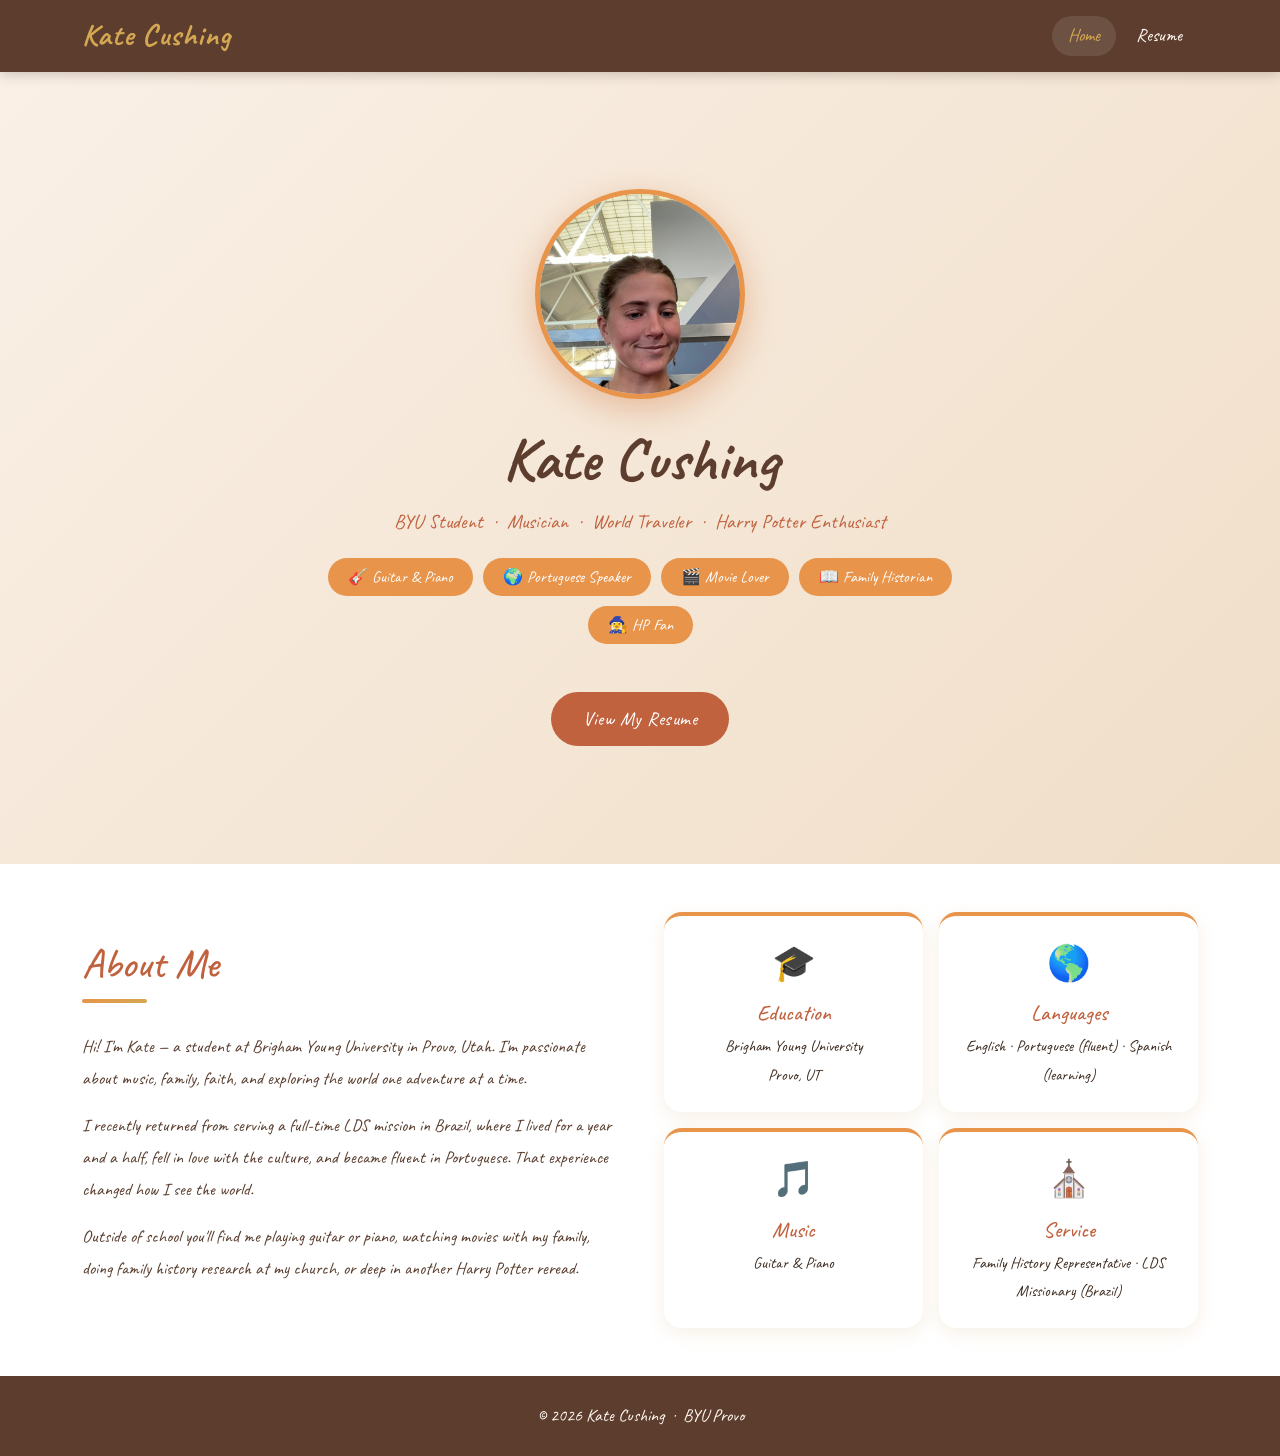
<file: index.html>
<!DOCTYPE html>
<html lang="en">
<head>
  <meta charset="UTF-8">
  <meta name="viewport" content="width=device-width, initial-scale=1.0">
  <title>Kate Cushing</title>
  <link href="https://cdn.jsdelivr.net/npm/bootstrap@5.3.2/dist/css/bootstrap.min.css" rel="stylesheet">
  <link href="https://fonts.googleapis.com/css2?family=Caveat:wght@400;600;700&family=Patrick+Hand&display=swap" rel="stylesheet">
  <link rel="stylesheet" href="https://cdn.jsdelivr.net/npm/bootstrap-icons@1.11.3/font/bootstrap-icons.css">
  <link rel="stylesheet" href="css/custom1.css">
</head>
<body>

  <!-- ── Navbar ───────────────────────────────────────── -->
  <nav class="navbar navbar-expand-lg sticky-top" id="mainNav">
    <div class="container">
      <a class="navbar-brand" href="index.html">Kate Cushing</a>
      <button class="navbar-toggler" type="button"
              data-bs-toggle="collapse" data-bs-target="#navMenu"
              aria-controls="navMenu" aria-expanded="false" aria-label="Toggle navigation">
        <span class="navbar-toggler-icon"></span>
      </button>
      <div class="collapse navbar-collapse" id="navMenu">
        <ul class="navbar-nav ms-auto gap-1">
          <li class="nav-item"><a class="nav-link active" href="index.html">Home</a></li>
          <li class="nav-item"><a class="nav-link" href="resume.html">Resume</a></li>
        </ul>
      </div>
    </div>
  </nav>

  <!-- ── Hero ─────────────────────────────────────────── -->
  <section class="hero-section">
    <div class="container py-5">
      <div class="row justify-content-center text-center">
        <div class="col-lg-8">
          <div class="mb-4 fade-in">
            <img src="images/profile.jpg" alt="Kate Cushing" class="profile-img">
          </div>
          <h1 class="display-4 fw-bold fade-in-delay-1">Kate Cushing</h1>
          <p class="lead fade-in-delay-2">
            BYU Student &nbsp;·&nbsp; Musician &nbsp;·&nbsp; World Traveler &nbsp;·&nbsp; Harry Potter Enthusiast
          </p>
          <div class="hero-badges fade-in-delay-3">
            <span class="badge-pill">🎸 Guitar &amp; Piano</span>
            <span class="badge-pill">🌍 Portuguese Speaker</span>
            <span class="badge-pill">🎬 Movie Lover</span>
            <span class="badge-pill">📖 Family Historian</span>
            <span class="badge-pill">🧙‍♀️ HP Fan</span>
          </div>
          <div class="mt-5 fade-in-delay-3">
            <a href="resume.html" class="btn-warm">View My Resume</a>
          </div>
        </div>
      </div>
    </div>
  </section>

  <!-- ── About ─────────────────────────────────────────── -->
  <section class="about-section py-5">
    <div class="container">
      <div class="row align-items-center g-5">
        <div class="col-lg-6 fade-in">
          <h2 class="section-title">About Me</h2>
          <p>
            Hi! I'm Kate — a student at Brigham Young University in Provo, Utah. I'm passionate about music,
            family, faith, and exploring the world one adventure at a time.
          </p>
          <p>
            I recently returned from serving a full-time LDS mission in Brazil, where I lived for a year and a half,
            fell in love with the culture, and became fluent in Portuguese. That experience changed how I see
            the world.
          </p>
          <p>
            Outside of school you'll find me playing guitar or piano, watching movies with my family,
            doing family history research at my church, or deep in another Harry Potter reread.
          </p>
        </div>
        <div class="col-lg-6 fade-in-delay-1">
          <div class="row g-3">
            <div class="col-6">
              <div class="info-card">
                <div class="info-card-icon">🎓</div>
                <h5>Education</h5>
                <p>Brigham Young University<br>Provo, UT</p>
              </div>
            </div>
            <div class="col-6">
              <div class="info-card">
                <div class="info-card-icon">🌎</div>
                <h5>Languages</h5>
                <p>English · Portuguese (fluent) · Spanish (learning)</p>
              </div>
            </div>
            <div class="col-6">
              <div class="info-card">
                <div class="info-card-icon">🎵</div>
                <h5>Music</h5>
                <p>Guitar &amp; Piano</p>
              </div>
            </div>
            <div class="col-6">
              <div class="info-card">
                <div class="info-card-icon">⛪</div>
                <h5>Service</h5>
                <p>Family History Representative · LDS Missionary (Brazil)</p>
              </div>
            </div>
          </div>
        </div>
      </div>
    </div>
  </section>

  <!-- ── Footer ─────────────────────────────────────────── -->
  <footer class="footer-section py-4">
    <div class="container text-center">
      <p>&copy; 2026 Kate Cushing &nbsp;·&nbsp; BYU Provo</p>
    </div>
  </footer>

  <script src="https://cdn.jsdelivr.net/npm/bootstrap@5.3.2/dist/js/bootstrap.bundle.min.js"></script>
</body>
</html>
</file>
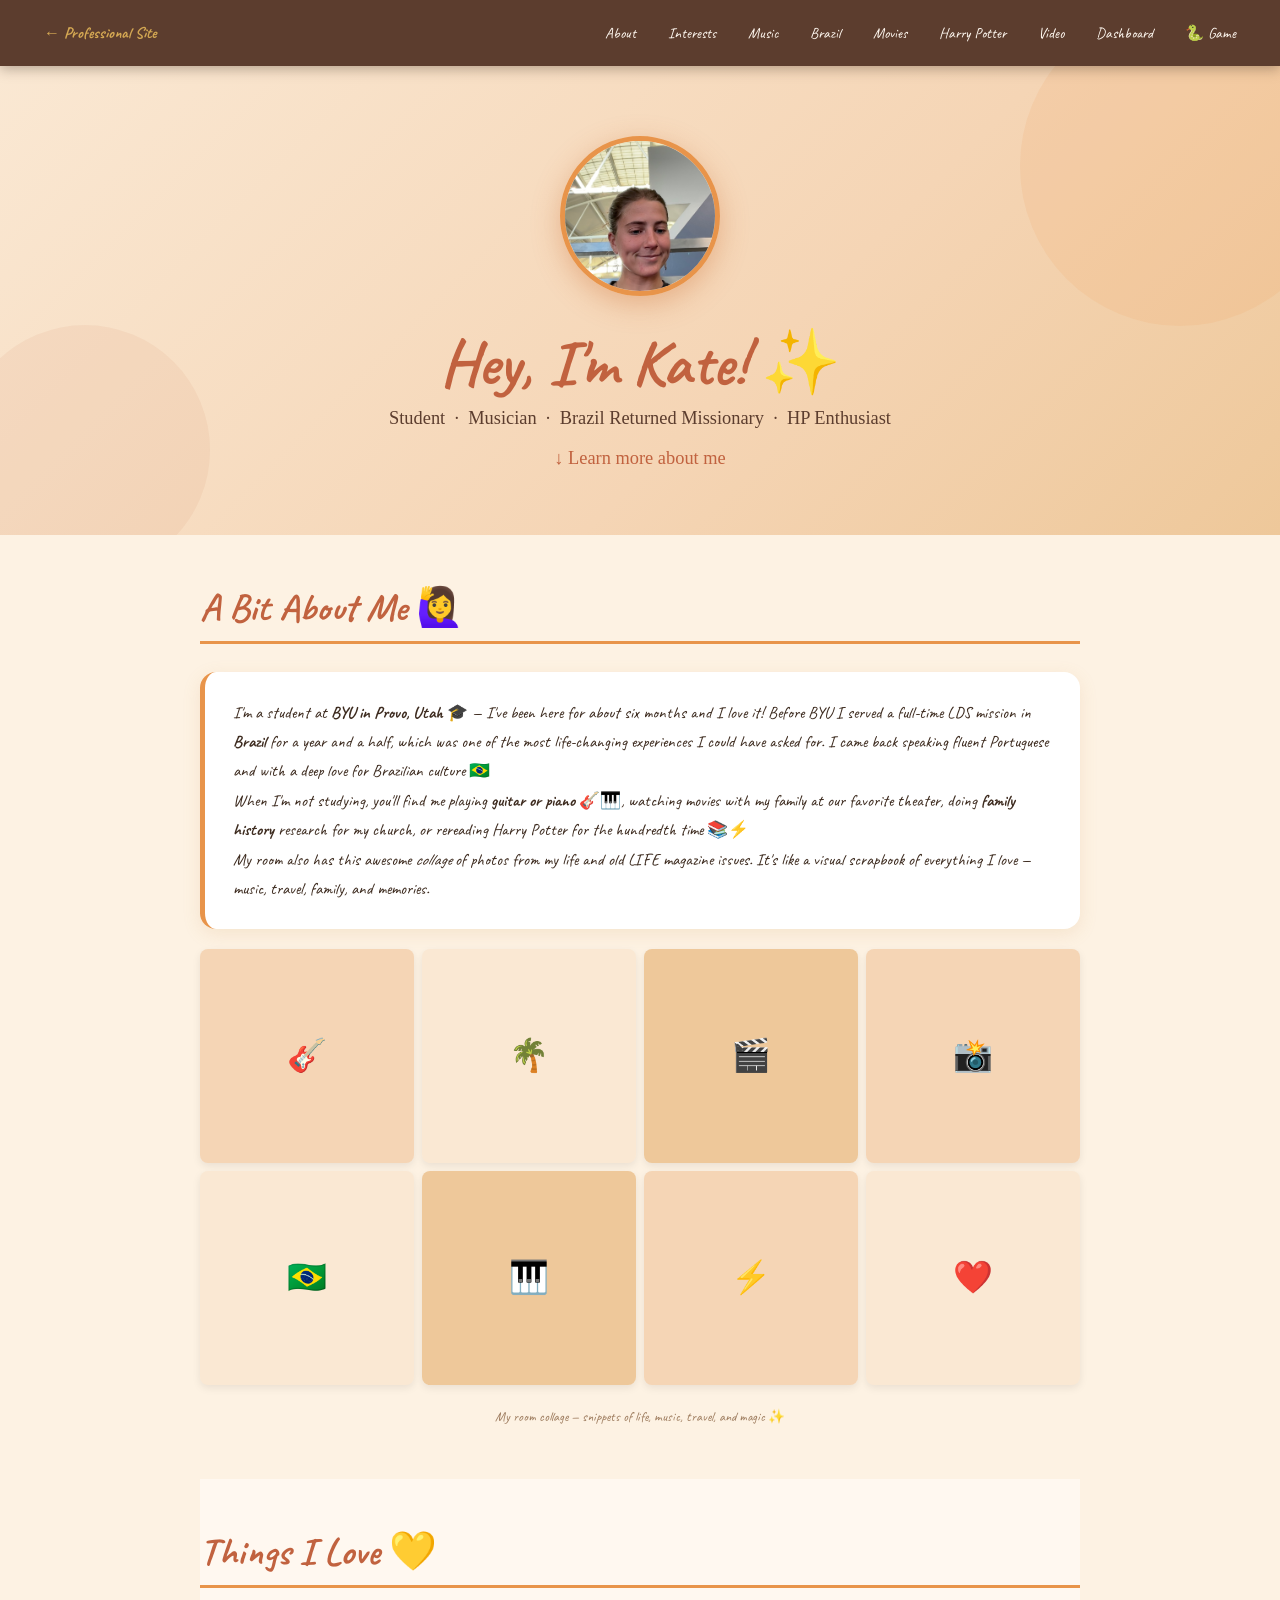
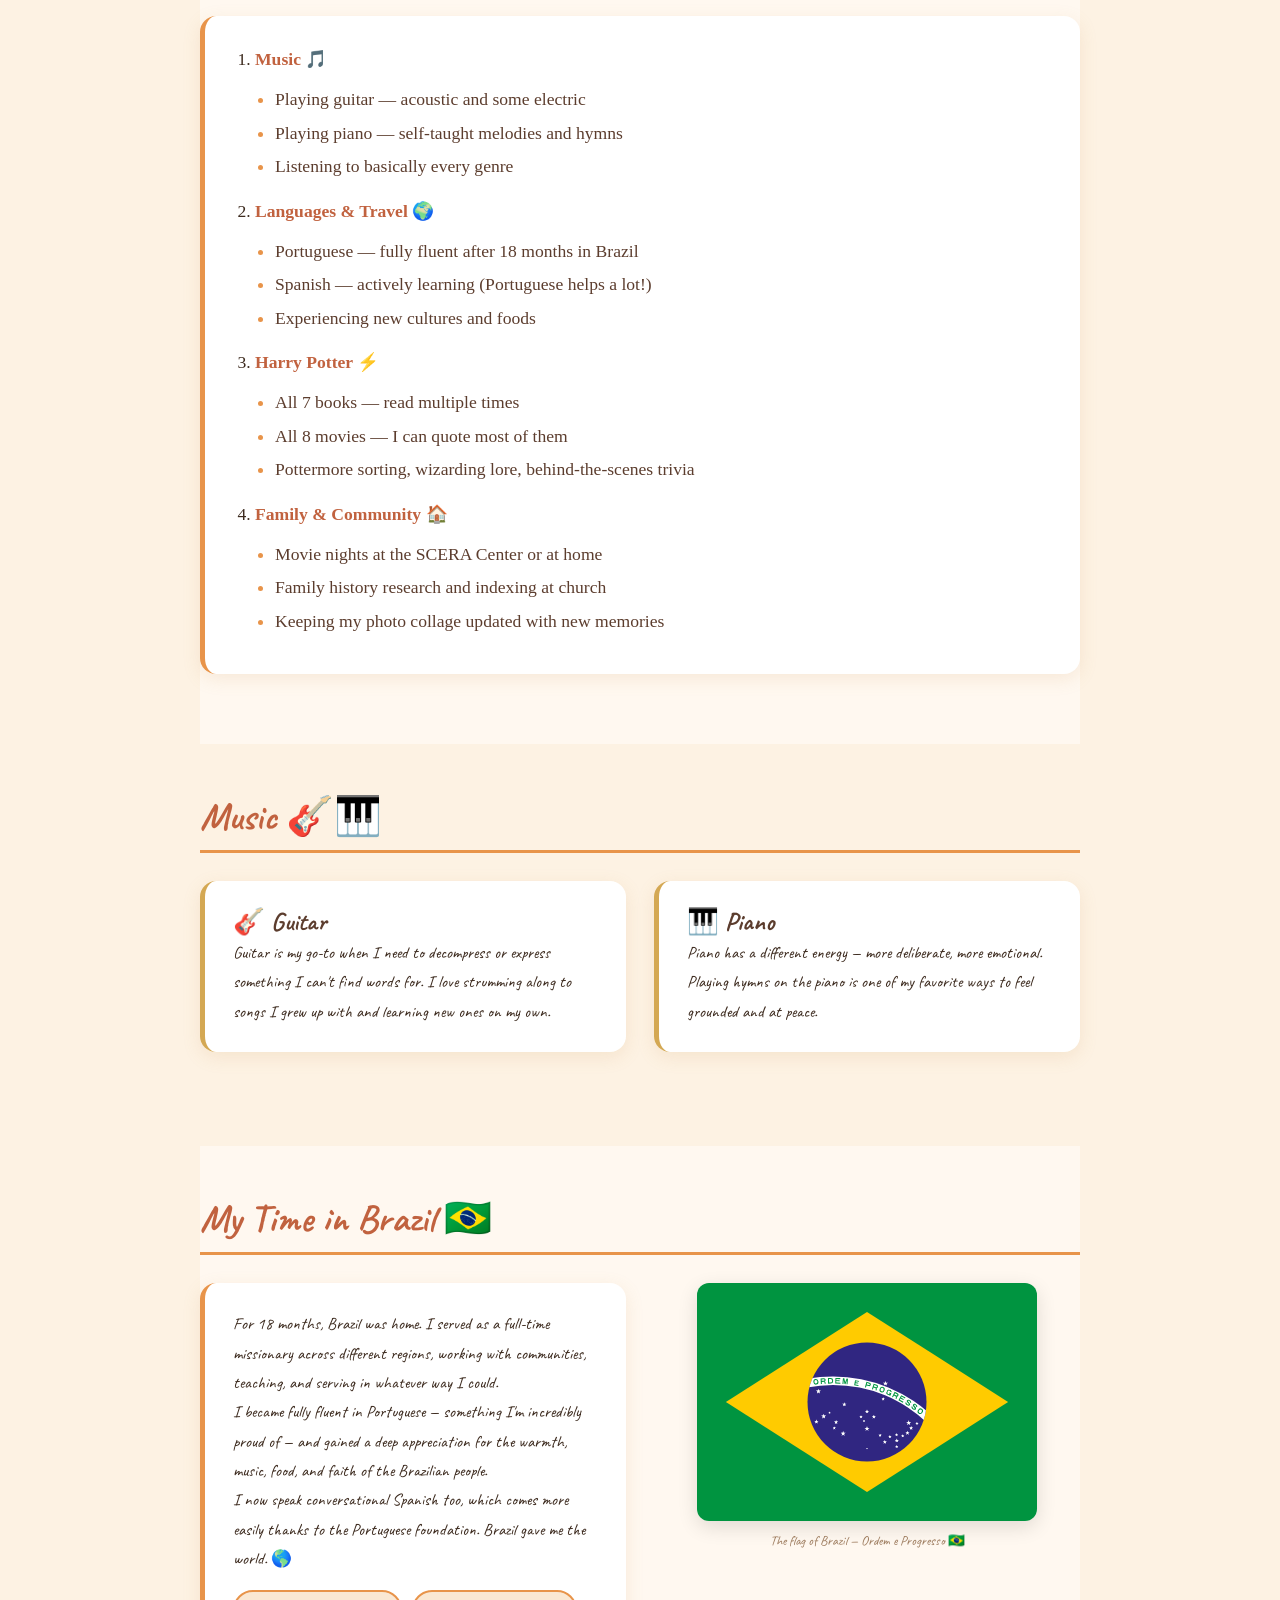
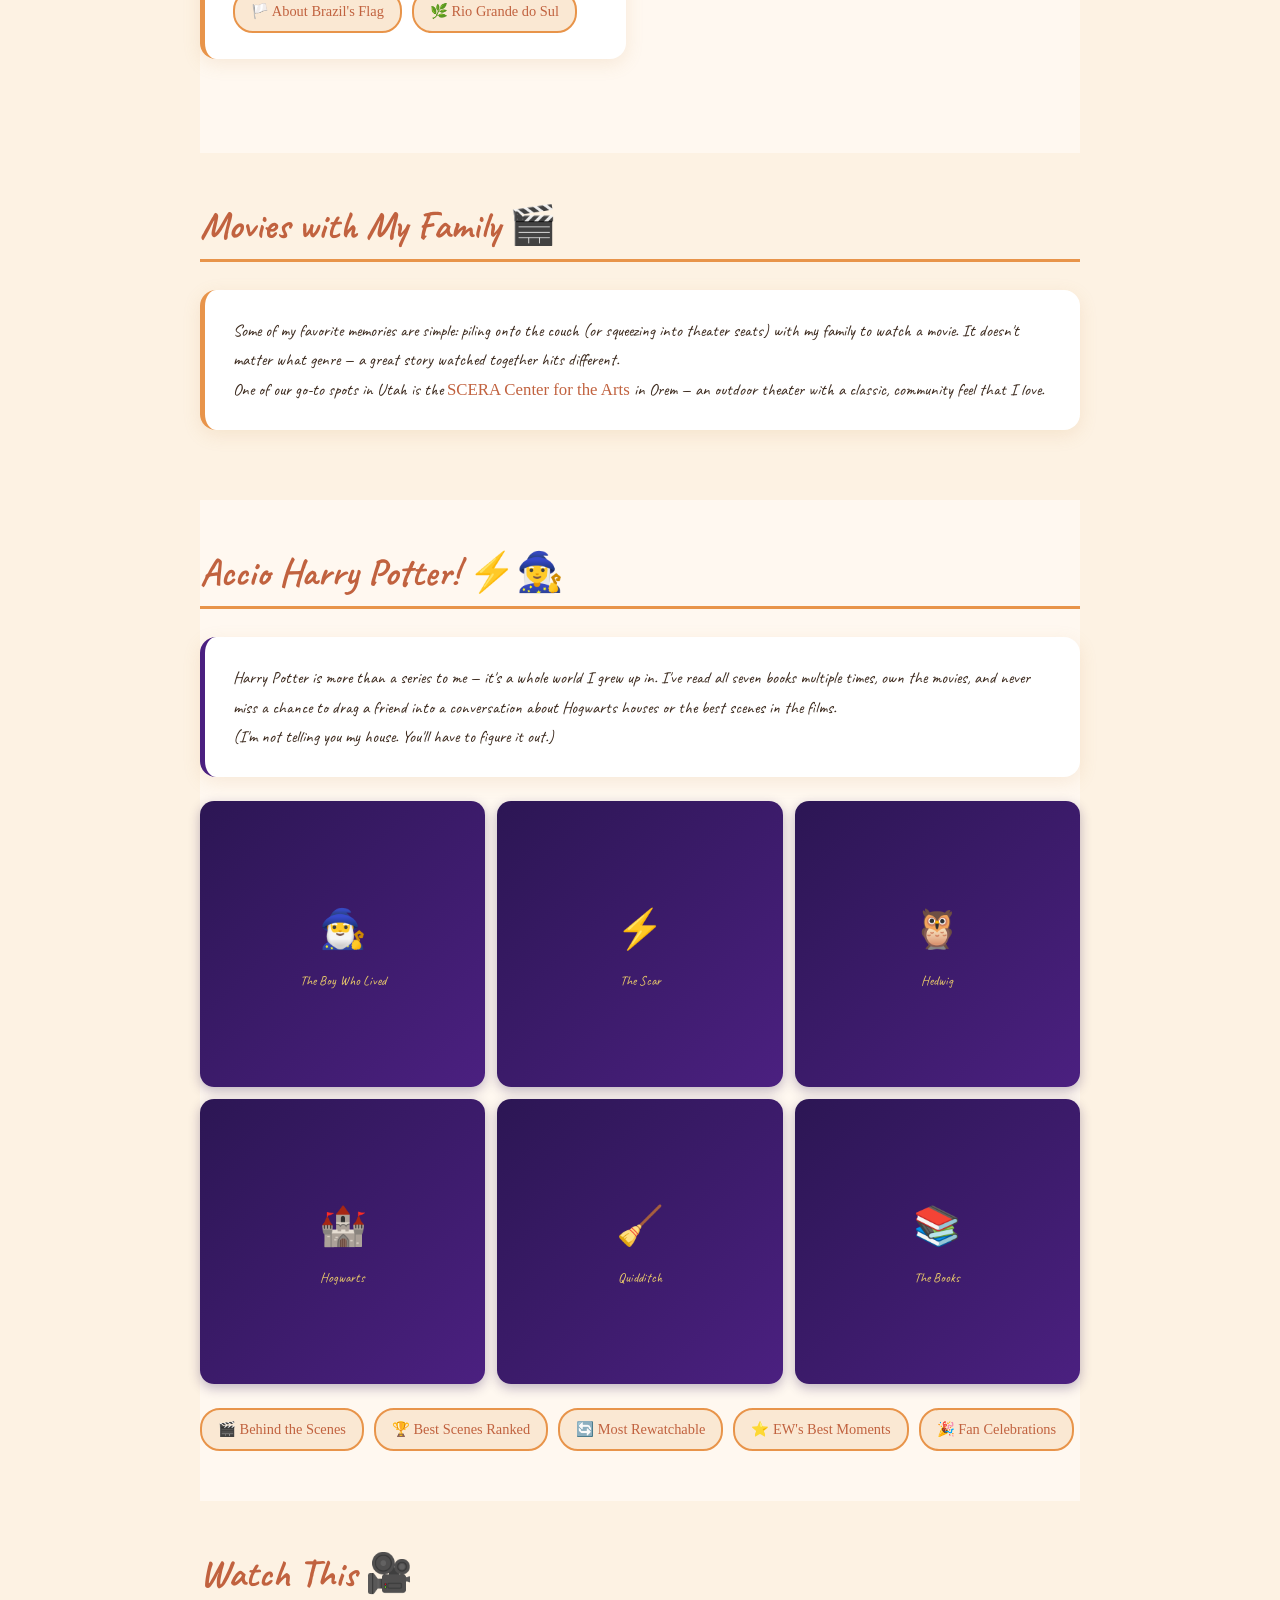
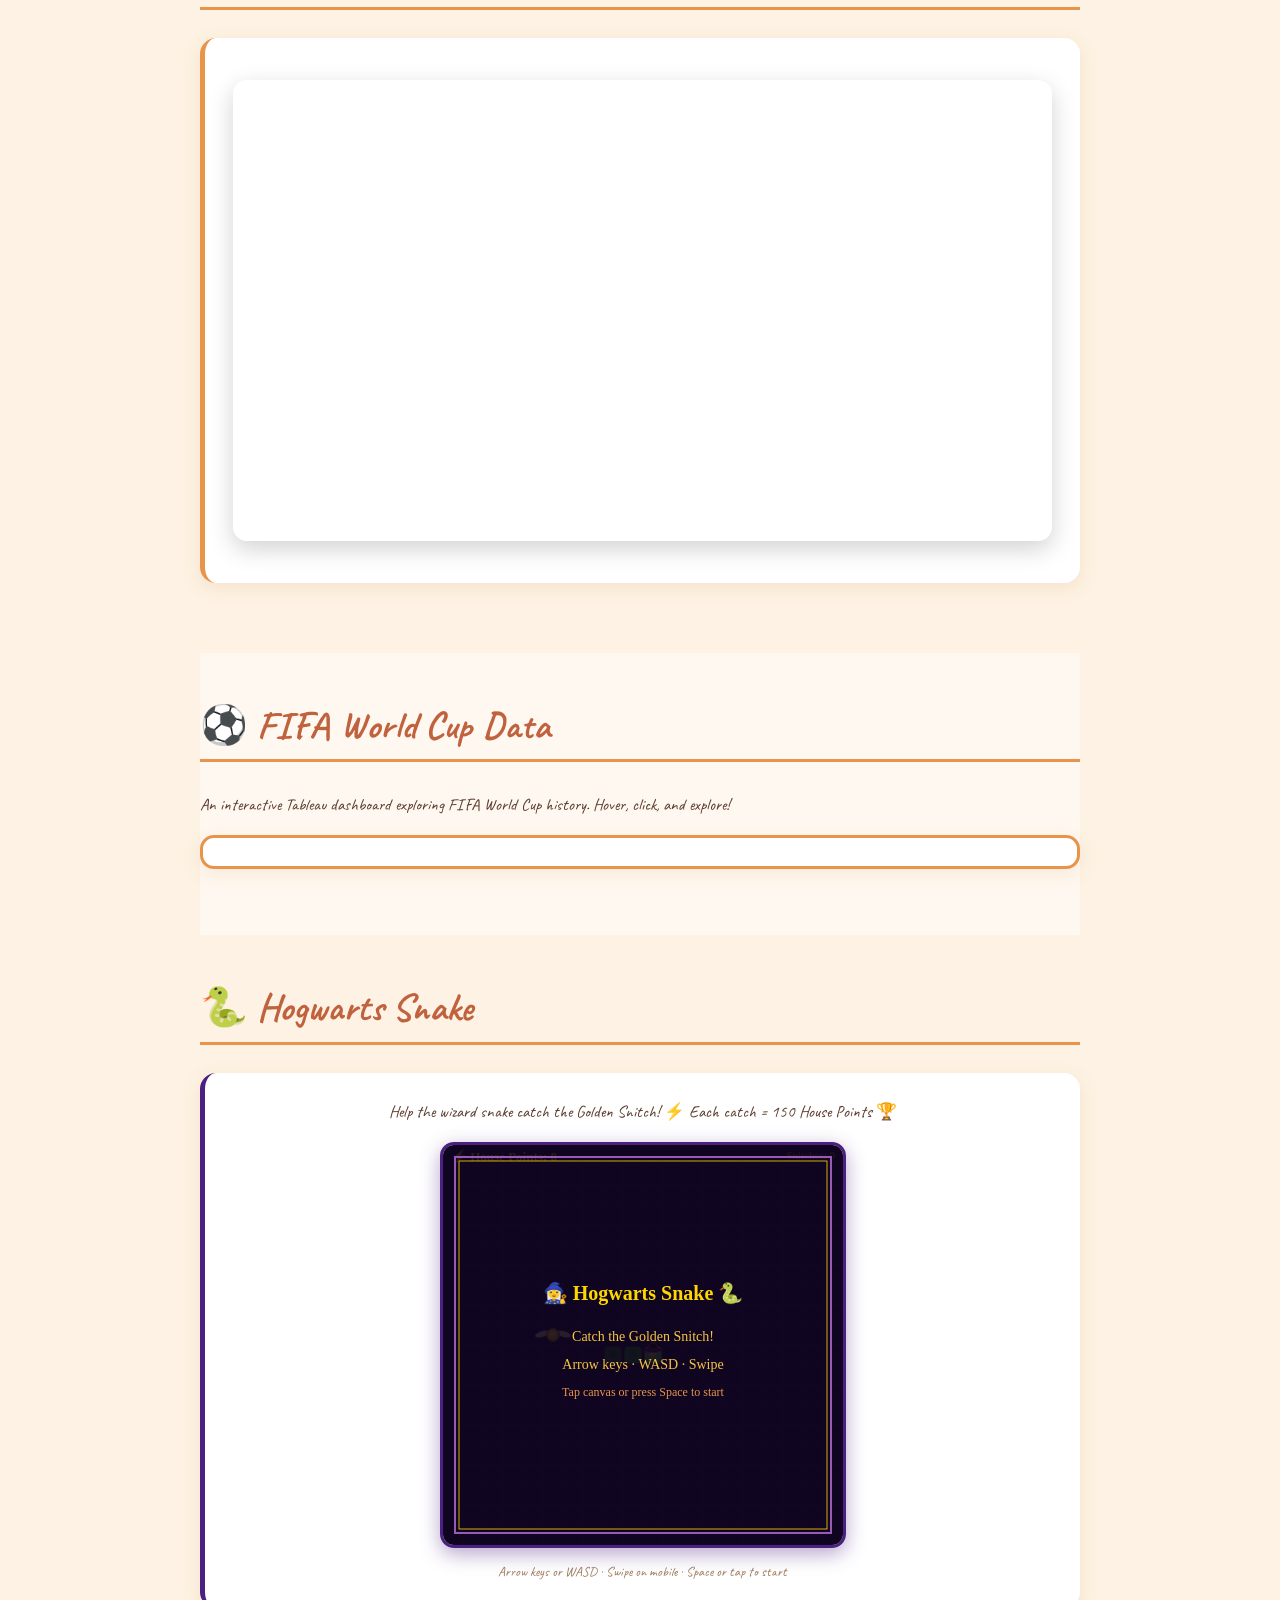
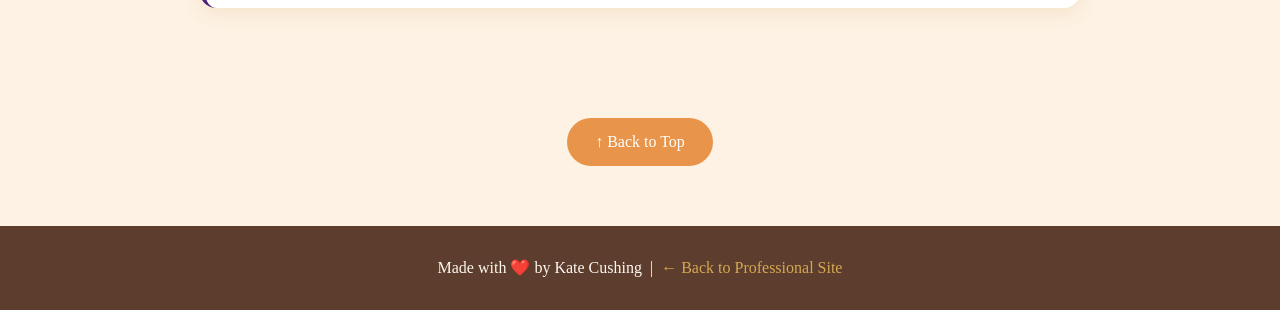
<file: scratch/index.html>
<!DOCTYPE html>
<html lang="en">
<head>
  <meta charset="UTF-8">
  <meta name="viewport" content="width=device-width, initial-scale=1.0">
  <title>About Kate – Personal Page</title>
  <!-- No Bootstrap — scratch stylesheet only -->
  <link rel="stylesheet" href="style.css">
</head>
<body>

  <!-- anchor target at absolute top of page (before sticky nav) -->
  <span id="top" style="position:absolute;top:0;"></span>

  <!-- ── Navigation (on-page anchors + back link) ─────── -->
  <!-- This nav uses on-page anchors as required -->
  <nav class="page-nav">
    <a class="back-link" href="../index.html">← Professional Site</a>
    <div class="nav-links">
      <a href="#about">About</a>
      <a href="#interests">Interests</a>
      <a href="#music">Music</a>
      <a href="#brazil">Brazil</a>
      <a href="#movies">Movies</a>
      <a href="#hp">Harry Potter</a>
      <a href="#video">Video</a>
      <a href="#dashboard">Dashboard</a>
      <a href="#snake">🐍 Game</a>
    </div>
  </nav>

  <!-- ── Hero (div #2: .hero-div) ────────────────────── -->
  <div class="hero-div">
    <!-- Profile image — save your photo as ../images/profile.jpg -->
    <img src="../images/profile.jpg" alt="Kate Cushing" class="hero-profile-img">
    <h1 class="hero-title">Hey, I'm Kate! ✨</h1>
    <p class="hero-subtitle">Student &nbsp;·&nbsp; Musician &nbsp;·&nbsp; Brazil Returned Missionary &nbsp;·&nbsp; HP Enthusiast</p>
    <p class="hero-subtitle" style="margin-top: 8px;">
      <a href="#about" class="anchor-link">↓ Learn more about me</a>
    </p>
  </div>

  <!-- ── Main content wrapper (div #3: .content-wrapper) ── -->
  <div class="content-wrapper">

    <!-- ── About Me ──────────────────────────────────── -->
    <section class="page-section fade-in-section" id="about">
      <h2 class="section-heading">A Bit About Me 🙋‍♀️</h2>
      <div class="warm-card">
        <p>
          I'm a student at <strong>BYU in Provo, Utah</strong> 🎓 — I've been here for about six months and I love it!
          Before BYU I served a full-time LDS mission in <strong>Brazil</strong> for a year and a half,
          which was one of the most life-changing experiences I could have asked for.
          I came back speaking fluent Portuguese and with a deep love for Brazilian culture 🇧🇷
        </p>
        <p>
          When I'm not studying, you'll find me playing <strong>guitar or piano</strong> 🎸🎹,
          watching movies with my family at our favorite theater,
          doing <strong>family history</strong> research for my church,
          or rereading Harry Potter for the hundredth time 📚⚡
        </p>
        <p>
          My room also has this awesome <em>collage</em> of photos from my life and old LIFE magazine issues.
          It's like a visual scrapbook of everything I love — music, travel, family, and memories.
        </p>
      </div>

      <!-- Life-magazine-style photo collage -->
      <div class="life-collage">
        <div class="life-tile">🎸</div>
        <div class="life-tile">🌴</div>
        <div class="life-tile">🎬</div>
        <div class="life-tile">📸</div>
        <div class="life-tile">🇧🇷</div>
        <div class="life-tile">🎹</div>
        <div class="life-tile">⚡</div>
        <div class="life-tile">❤️</div>
      </div>
      <p style="text-align:center; font-size:0.85rem; color:#9c7a5c; margin-top:6px;">
        My room collage — snippets of life, music, travel, and magic ✨
      </p>
    </section>

    <!-- ── Interests (nested list: ordered → unordered) ── -->
    <section class="page-section fade-in-section" id="interests">
      <h2 class="section-heading">Things I Love 💛</h2>
      <div class="warm-card">
        <!-- REQUIRED: unordered list embedded inside an ordered list -->
        <ol class="my-ordered-list">
          <li>
            <strong>Music 🎵</strong>
            <ul class="my-unordered-list">
              <li>Playing guitar — acoustic and some electric</li>
              <li>Playing piano — self-taught melodies and hymns</li>
              <li>Listening to basically every genre</li>
            </ul>
          </li>
          <li>
            <strong>Languages &amp; Travel 🌍</strong>
            <ul class="my-unordered-list">
              <li>Portuguese — fully fluent after 18 months in Brazil</li>
              <li>Spanish — actively learning (Portuguese helps a lot!)</li>
              <li>Experiencing new cultures and foods</li>
            </ul>
          </li>
          <li>
            <strong>Harry Potter ⚡</strong>
            <ul class="my-unordered-list">
              <li>All 7 books — read multiple times</li>
              <li>All 8 movies — I can quote most of them</li>
              <li>Pottermore sorting, wizarding lore, behind-the-scenes trivia</li>
            </ul>
          </li>
          <li>
            <strong>Family &amp; Community 🏠</strong>
            <ul class="my-unordered-list">
              <li>Movie nights at the SCERA Center or at home</li>
              <li>Family history research and indexing at church</li>
              <li>Keeping my photo collage updated with new memories</li>
            </ul>
          </li>
        </ol>
      </div>
    </section>

    <!-- ── Music ─────────────────────────────────────── -->
    <section class="page-section fade-in-section" id="music">
      <h2 class="section-heading">Music 🎸🎹</h2>
      <!-- Two-column layout (div #4: .two-col-div) -->
      <div class="two-col-div">
        <div class="warm-card" style="border-left-color: #D4A853;">
          <h3>🎸 Guitar</h3>
          <p>
            Guitar is my go-to when I need to decompress or express something I can't find words for.
            I love strumming along to songs I grew up with and learning new ones on my own.
          </p>
        </div>
        <div class="warm-card" style="border-left-color: #D4A853;">
          <h3>🎹 Piano</h3>
          <p>
            Piano has a different energy — more deliberate, more emotional.
            Playing hymns on the piano is one of my favorite ways to feel grounded and at peace.
          </p>
        </div>
      </div>
    </section>

    <!-- ── Brazil ─────────────────────────────────────── -->
    <section class="page-section fade-in-section" id="brazil">
      <h2 class="section-heading">My Time in Brazil 🇧🇷</h2>
      <div class="two-col-div">
        <div class="warm-card">
          <p>
            For 18 months, Brazil was home. I served as a full-time missionary across different regions,
            working with communities, teaching, and serving in whatever way I could.
          </p>
          <p>
            I became fully fluent in Portuguese — something I'm incredibly proud of — and gained
            a deep appreciation for the warmth, music, food, and faith of the Brazilian people.
          </p>
          <p>
            I now speak conversational Spanish too, which comes more easily thanks to the
            Portuguese foundation. Brazil gave me the world. 🌎
          </p>
          <div style="display:flex; flex-wrap:wrap; gap:10px; margin-top:16px;">
            <a class="hp-link-btn" href="https://www.britannica.com/topic/flag-of-Brazil" target="_blank">🏳️ About Brazil's Flag</a>
            <a class="hp-link-btn" href="https://www.tripadvisor.com/AttractionProductReview-g303536-d17680279-Rio_Grande_do_Sul_City_Tour_by_Gramado_and_Canela-Gramado_State_of_Rio_Grande_do_S.html" target="_blank">🌿 Rio Grande do Sul</a>
          </div>
        </div>
        <div>
          <!-- REQUIRED: image not from Bootstrap theme -->
          <img
            src="../images/brazil-flag.svg"
            alt="Flag of Brazil"
            class="flag-img">
          <p class="img-caption">The flag of Brazil — Ordem e Progresso 🇧🇷</p>
        </div>
      </div>
    </section>

    <!-- ── Movies ─────────────────────────────────────── -->
    <section class="page-section fade-in-section" id="movies">
      <h2 class="section-heading">Movies with My Family 🎬</h2>
      <div class="warm-card">
        <p>
          Some of my favorite memories are simple: piling onto the couch (or squeezing into theater seats)
          with my family to watch a movie. It doesn't matter what genre — a great story watched together
          hits different.
        </p>
        <p>
          One of our go-to spots in Utah is the
          <a href="https://orem.us/scera-center-2/" target="_blank" class="anchor-link">
            SCERA Center for the Arts
          </a>
          in Orem — an outdoor theater with a classic, community feel that I love.
        </p>
      </div>
    </section>

    <!-- ── Harry Potter ───────────────────────────────── -->
    <section class="page-section fade-in-section" id="hp">
      <h2 class="section-heading">Accio Harry Potter! ⚡🧙‍♀️</h2>
      <div class="warm-card" style="border-left-color: #4B2080;">
        <p>
          Harry Potter is more than a series to me — it's a whole world I grew up in.
          I've read all seven books multiple times, own the movies, and never miss a chance to
          drag a friend into a conversation about Hogwarts houses or the best scenes in the films.
        </p>
        <p>(I'm not telling you my house. You'll have to figure it out.)</p>
      </div>

      <!-- HP emoji collage -->
      <div class="hp-collage">
        <div class="hp-tile">🧙‍♂️<span>The Boy Who Lived</span></div>
        <div class="hp-tile">⚡<span>The Scar</span></div>
        <div class="hp-tile">🦉<span>Hedwig</span></div>
        <div class="hp-tile">🏰<span>Hogwarts</span></div>
        <div class="hp-tile">🧹<span>Quidditch</span></div>
        <div class="hp-tile">📚<span>The Books</span></div>
      </div>

      <!-- Links to HP resources the user provided -->
      <div class="hp-links">
        <a class="hp-link-btn" href="https://www.harrypotter.com/features/wholesome-behind-the-scenes-moments-from-the-harry-potter-films" target="_blank">🎬 Behind the Scenes</a>
        <a class="hp-link-btn" href="https://www.slashfilm.com/995974/the-best-harry-potter-scenes-ranked/" target="_blank">🏆 Best Scenes Ranked</a>
        <a class="hp-link-btn" href="https://collider.com/harry-potter-daniel-radcliffe-rewatchable-scenes-ranked/" target="_blank">🔄 Most Rewatchable</a>
        <a class="hp-link-btn" href="https://ew.com/movies/best-harry-potter-scenes/" target="_blank">⭐ EW's Best Moments</a>
        <a class="hp-link-btn" href="https://www.businessinsider.com/creative-ways-harry-potter-fans-can-celebrate-the-franchise-2020-4" target="_blank">🎉 Fan Celebrations</a>
      </div>
    </section>

    <!-- ── YouTube Video ──────────────────────────────── -->
    <section class="page-section fade-in-section" id="video">
      <h2 class="section-heading">Watch This 🎥</h2>
      <div class="warm-card">
        <!-- REQUIRED: embedded YouTube video -->
        <div class="video-wrapper">
          <iframe
            src="https://www.youtube.com/embed/GxtmK-8appI?si=defRanDSyamV5fUx"
            title="YouTube video player"
            frameborder="0"
            allow="accelerometer; autoplay; clipboard-write; encrypted-media; gyroscope; picture-in-picture; web-share"
            referrerpolicy="strict-origin-when-cross-origin"
            allowfullscreen>
          </iframe>
        </div>
      </div>
    </section>

    <!-- ── Tableau Dashboard ──────────────────────────── -->
    <section class="page-section fade-in-section" id="dashboard">
      <h2 class="section-heading">⚽ FIFA World Cup Data</h2>
      <p style="color:#5C3D2E; margin-bottom:16px;">
        An interactive Tableau dashboard exploring FIFA World Cup history. Hover, click, and explore!
      </p>
      <!-- REQUIRED: live interactive embedded Tableau -->
      <div class="tableau-wrapper">
        <div class='tableauPlaceholder' id='viz1781571912455' style='position:relative'>
          <noscript>
            <a href='#'>
              <img alt='World cup overview'
                   src='https://public.tableau.com/static/images/FI/FIFAWorldCupStory_17812025938080/Worldcupoverview/1_rss.png'
                   style='border:none'>
            </a>
          </noscript>
          <object class='tableauViz' style='display:none;'>
            <param name='host_url'           value='https%3A%2F%2Fpublic.tableau.com%2F'>
            <param name='embed_code_version' value='3'>
            <param name='site_root'          value=''>
            <param name='name'               value='FIFAWorldCupStory_17812025938080/Worldcupoverview'>
            <param name='tabs'               value='no'>
            <param name='toolbar'            value='yes'>
            <param name='static_image'       value='https://public.tableau.com/static/images/FI/FIFAWorldCupStory_17812025938080/Worldcupoverview/1.png'>
            <param name='animate_transition' value='yes'>
            <param name='display_static_image' value='yes'>
            <param name='display_spinner'    value='yes'>
            <param name='display_overlay'    value='yes'>
            <param name='display_count'      value='yes'>
            <param name='language'           value='en-US'>
          </object>
        </div>
        <script type='text/javascript'>
          var divElement  = document.getElementById('viz1781571912455');
          var vizElement  = divElement.getElementsByTagName('object')[0];
          vizElement.style.width  = '100%';
          vizElement.style.height = '620px';
          var scriptElement = document.createElement('script');
          scriptElement.src = 'https://public.tableau.com/javascripts/api/viz_v1.js';
          vizElement.parentNode.insertBefore(scriptElement, vizElement);
        </script>
      </div>
    </section>

    <!-- ── Hogwarts Snake Game ───────────────────────── -->
    <section class="page-section fade-in-section" id="snake">
      <h2 class="section-heading">🐍 Hogwarts Snake</h2>
      <div class="warm-card" style="text-align:center; border-left-color:#4B2080; padding:24px 16px;">
        <p style="color:#5C3D2E; margin-bottom:16px;">
          Help the wizard snake catch the Golden Snitch! ⚡ Each catch = 150 House Points 🏆
        </p>
        <div style="display:flex; justify-content:center;">
          <canvas id="hpSnakeCanvas" width="400" height="400"
            style="border:3px solid #4B2080; border-radius:14px; cursor:pointer; max-width:100%;
                   box-shadow:0 6px 20px rgba(75,32,128,0.4);">
          </canvas>
        </div>
        <!-- D-pad for mobile (shown via JS when touch device detected) -->
        <div id="snakeDpad" style="display:none; grid-template-columns:repeat(3,52px); grid-template-rows:repeat(3,52px); gap:5px; justify-content:center; margin-top:14px;">
          <div></div>
          <button id="snakeUp"    style="background:#5C3D2E;color:#FFD700;border:none;border-radius:10px;font-size:1.4rem;cursor:pointer;">▲</button>
          <div></div>
          <button id="snakeLeft"  style="background:#5C3D2E;color:#FFD700;border:none;border-radius:10px;font-size:1.4rem;cursor:pointer;">◀</button>
          <button                 style="background:transparent;border:none;font-size:1.3rem;color:#9B59B6;">⚡</button>
          <button id="snakeRight" style="background:#5C3D2E;color:#FFD700;border:none;border-radius:10px;font-size:1.4rem;cursor:pointer;">▶</button>
          <div></div>
          <button id="snakeDown"  style="background:#5C3D2E;color:#FFD700;border:none;border-radius:10px;font-size:1.4rem;cursor:pointer;">▼</button>
          <div></div>
        </div>
        <p style="font-size:0.85rem; color:#9c7a5c; margin-top:12px;">Arrow keys or WASD · Swipe on mobile · Space or tap to start</p>
      </div>

      <script>
      (function () {
        var CELL=20, COLS=20, ROWS=20, W=400, H=400;
        var canvas = document.getElementById('hpSnakeCanvas');
        var ctx    = canvas.getContext('2d');
        var DIR    = { UP:{x:0,y:-1}, DOWN:{x:0,y:1}, LEFT:{x:-1,y:0}, RIGHT:{x:1,y:0} };
        var snake, dir, nextDir, food, score, alive, started, raf, speed, elapsed, lastTs, touchX, touchY;

        function init() {
          snake   = [{x:10,y:10},{x:9,y:10},{x:8,y:10}];
          dir     = DIR.RIGHT; nextDir = DIR.RIGHT;
          score   = 0; alive = true; started = false;
          speed   = 140; elapsed = 0; lastTs = 0;
          spawnFood();
        }

        function spawnFood() {
          var f;
          do { f = {x:Math.floor(Math.random()*COLS), y:Math.floor(Math.random()*ROWS)}; }
          while (snake.some(function(s){return s.x===f.x && s.y===f.y;}));
          food = f;
        }

        function step() {
          dir = nextDir;
          var h = {x: snake[0].x + dir.x, y: snake[0].y + dir.y};
          if (h.x<0||h.x>=COLS||h.y<0||h.y>=ROWS||snake.some(function(s){return s.x===h.x&&s.y===h.y;})) {
            alive = false; return;
          }
          snake.unshift(h);
          if (h.x===food.x && h.y===food.y) { score++; speed=Math.max(70,speed-4); spawnFood(); }
          else snake.pop();
        }

        /* draw a rounded rectangle path */
        function rr(x,y,w,h,r) {
          ctx.beginPath();
          ctx.moveTo(x+r,y); ctx.lineTo(x+w-r,y); ctx.arcTo(x+w,y,x+w,y+r,r);
          ctx.lineTo(x+w,y+h-r); ctx.arcTo(x+w,y+h,x+w-r,y+h,r);
          ctx.lineTo(x+r,y+h); ctx.arcTo(x,y+h,x,y+h-r,r);
          ctx.lineTo(x,y+r); ctx.arcTo(x,y,x+r,y,r);
          ctx.closePath();
        }

        /* wizard hat drawn above the snake head */
        function drawHat(cx, cy) {
          var s = CELL;
          ctx.save();
          /* brim */
          ctx.fillStyle='#111122'; ctx.strokeStyle='#9B59B6'; ctx.lineWidth=1;
          ctx.beginPath(); ctx.ellipse(cx, cy-s*0.26, s*0.44, s*0.13, 0, 0, Math.PI*2);
          ctx.fill(); ctx.stroke();
          /* cone */
          ctx.beginPath();
          ctx.moveTo(cx-s*0.3, cy-s*0.26);
          ctx.lineTo(cx,       cy-s*0.26-s*0.56);
          ctx.lineTo(cx+s*0.3, cy-s*0.26);
          ctx.closePath();
          ctx.fillStyle='#111122'; ctx.fill();
          ctx.strokeStyle='#9B59B6'; ctx.lineWidth=0.8; ctx.stroke();
          /* band */
          ctx.fillStyle='#8B0000';
          ctx.fillRect(cx-s*0.27, cy-s*0.26-s*0.13, s*0.54, s*0.07);
          /* star */
          ctx.fillStyle='#FFD700'; ctx.font=(s*0.17)+'px sans-serif';
          ctx.textAlign='center'; ctx.textBaseline='middle';
          ctx.fillText('★', cx, cy-s*0.26-s*0.35);
          ctx.restore();
        }

        /* golden snitch with flapping wings */
        function drawSnitch(ts) {
          var cx=food.x*CELL+CELL/2, cy=food.y*CELL+CELL/2, r=CELL*0.32;
          var flap = Math.sin(ts*0.005)*4;
          ctx.save(); ctx.translate(cx, cy);
          ctx.fillStyle='rgba(255,248,200,0.82)'; ctx.strokeStyle='rgba(212,168,83,0.7)'; ctx.lineWidth=0.7;
          ctx.beginPath(); ctx.ellipse(-r*1.7,flap*0.4,r*1.1,r*0.42,-0.3,0,Math.PI*2); ctx.fill(); ctx.stroke();
          ctx.beginPath(); ctx.ellipse( r*1.7,flap*0.4,r*1.1,r*0.42, 0.3,0,Math.PI*2); ctx.fill(); ctx.stroke();
          var g=ctx.createRadialGradient(-r*0.25,-r*0.25,0,0,0,r);
          g.addColorStop(0,'#FFF0A0'); g.addColorStop(0.5,'#FFD700'); g.addColorStop(1,'#B8860B');
          ctx.beginPath(); ctx.arc(0,0,r,0,Math.PI*2); ctx.fillStyle=g; ctx.fill();
          ctx.strokeStyle='#8B6914'; ctx.lineWidth=1; ctx.stroke();
          ctx.restore();
        }

        function draw(ts) {
          /* background */
          ctx.fillStyle='#1A0A2E'; ctx.fillRect(0,0,W,H);
          /* grid */
          ctx.strokeStyle='rgba(44,22,84,0.9)'; ctx.lineWidth=0.5;
          for(var i=0;i<=COLS;i++){ctx.beginPath();ctx.moveTo(i*CELL,0);ctx.lineTo(i*CELL,H);ctx.stroke();}
          for(var j=0;j<=ROWS;j++){ctx.beginPath();ctx.moveTo(0,j*CELL);ctx.lineTo(W,j*CELL);ctx.stroke();}
          /* snake body */
          for(var k=snake.length-1;k>=0;k--){
            var seg=snake[k], px=seg.x*CELL, py=seg.y*CELL, pad=1.5;
            if(k===0){ ctx.fillStyle='#50C548'; }
            else { var t=k/snake.length, gv=Math.round(160-t*70); ctx.fillStyle='rgb(30,'+gv+',30)'; }
            rr(px+pad,py+pad,CELL-pad*2,CELL-pad*2,4); ctx.fill();
            /* scale dot on body */
            if(k>0){ctx.fillStyle='rgba(0,0,0,0.15)';ctx.beginPath();ctx.arc(px+CELL/2,py+CELL/2,CELL*0.22,0,Math.PI*2);ctx.fill();}
          }
          /* head: lightning bolt + wizard hat */
          var hx=snake[0].x*CELL+CELL/2, hy=snake[0].y*CELL+CELL/2;
          ctx.fillStyle='#FFD700'; ctx.font='bold '+(CELL*0.55)+'px sans-serif';
          ctx.textAlign='center'; ctx.textBaseline='middle'; ctx.fillText('⚡',hx,hy);
          drawHat(hx, hy);
          /* snitch */
          drawSnitch(ts);
          /* HUD */
          ctx.fillStyle='#FFD700'; ctx.font='bold 13px "Comic Sans MS",cursive';
          ctx.textAlign='left'; ctx.textBaseline='top'; ctx.fillText('⚡ House Points: '+(score*150),8,6);
          ctx.fillStyle='rgba(255,215,0,0.7)'; ctx.font='11px "Comic Sans MS",cursive';
          ctx.textAlign='right'; ctx.fillText('Snitches: '+score, W-8, 6);
          /* overlay screens */
          if(!started || !alive) drawOverlay(!started);
        }

        function drawOverlay(isStart) {
          ctx.fillStyle='rgba(15,5,30,0.88)'; ctx.fillRect(0,0,W,H);
          ctx.strokeStyle='#9B59B6'; ctx.lineWidth=2; ctx.strokeRect(12,12,W-24,H-24);
          ctx.strokeStyle='#FFD700'; ctx.lineWidth=0.8; ctx.strokeRect(16,16,W-32,H-32);
          ctx.textAlign='center'; ctx.textBaseline='middle';
          var title = isStart ? '🧙‍♀️ Hogwarts Snake 🐍' : '⚡ Avada Kedavra! ⚡';
          ctx.fillStyle = isStart ? '#FFD700' : '#FF6666';
          ctx.font='bold 20px "Comic Sans MS",cursive'; ctx.fillText(title, W/2, H/2-50);
          var lines = isStart
            ? ['Catch the Golden Snitch!','Arrow keys · WASD · Swipe','Tap canvas or press Space to start']
            : ['House Points: '+(score*150),'Snitches caught: '+score,'Tap or press Space to play again'];
          for(var i=0;i<lines.length;i++){
            ctx.fillStyle = i===lines.length-1 ? '#E8944A' : '#F5C542';
            ctx.font = (i===lines.length-1?12:14)+'px "Comic Sans MS",cursive';
            ctx.fillText(lines[i], W/2, H/2-8+i*28);
          }
        }

        function loop(ts) {
          var delta=ts-lastTs; lastTs=ts;
          if(started&&alive){elapsed+=delta; if(elapsed>=speed){step();elapsed=0;}}
          draw(ts); raf=requestAnimationFrame(loop);
        }

        function startGame() {
          if(raf) cancelAnimationFrame(raf);
          init(); started=true;
          raf=requestAnimationFrame(loop);
        }

        /* keyboard */
        document.addEventListener('keydown', function(e) {
          switch(e.key){
            case 'ArrowUp':    case 'w': case 'W': if(dir.y!==1)  nextDir=DIR.UP;    e.preventDefault(); break;
            case 'ArrowDown':  case 's': case 'S': if(dir.y!==-1) nextDir=DIR.DOWN;  e.preventDefault(); break;
            case 'ArrowLeft':  case 'a': case 'A': if(dir.x!==1)  nextDir=DIR.LEFT;  e.preventDefault(); break;
            case 'ArrowRight': case 'd': case 'D': if(dir.x!==-1) nextDir=DIR.RIGHT; e.preventDefault(); break;
            case ' ': if(!started||!alive) startGame(); e.preventDefault(); break;
          }
        });

        /* touch / swipe */
        canvas.addEventListener('touchstart', function(e){touchX=e.touches[0].clientX;touchY=e.touches[0].clientY;e.preventDefault();},{passive:false});
        canvas.addEventListener('touchend', function(e){
          if(!started||!alive){startGame();return;}
          var dx=e.changedTouches[0].clientX-touchX, dy=e.changedTouches[0].clientY-touchY;
          if(Math.abs(dx)<10&&Math.abs(dy)<10)return;
          if(Math.abs(dx)>Math.abs(dy)){if(dx>0&&dir.x!==-1)nextDir=DIR.RIGHT;else if(dx<0&&dir.x!==1)nextDir=DIR.LEFT;}
          else{if(dy>0&&dir.y!==-1)nextDir=DIR.DOWN;else if(dy<0&&dir.y!==1)nextDir=DIR.UP;}
          e.preventDefault();
        },{passive:false});
        canvas.addEventListener('click', function(){if(!started||!alive)startGame();});

        /* d-pad buttons */
        function bindBtn(id, fn){
          var b=document.getElementById(id); if(!b)return;
          b.addEventListener('click',function(e){fn();e.preventDefault();});
          b.addEventListener('touchstart',function(e){fn();e.preventDefault();},{passive:false});
        }
        bindBtn('snakeUp',    function(){if(started&&alive&&dir.y!==1)  nextDir=DIR.UP;});
        bindBtn('snakeDown',  function(){if(started&&alive&&dir.y!==-1) nextDir=DIR.DOWN;});
        bindBtn('snakeLeft',  function(){if(started&&alive&&dir.x!==1)  nextDir=DIR.LEFT;});
        bindBtn('snakeRight', function(){if(started&&alive&&dir.x!==-1) nextDir=DIR.RIGHT;});

        /* show d-pad on touch devices */
        if('ontouchstart' in window){var d=document.getElementById('snakeDpad');if(d)d.style.display='grid';}

        /* start render loop (shows start screen until user plays) */
        init(); raf=requestAnimationFrame(loop);
      })();
      </script>
    </section>

    <!-- ── Back to top (on-page anchor link) ─────────── -->
    <div style="text-align:center; padding: 30px 0 50px;">
      <!-- REQUIRED: on-page anchor -->
      <a href="#top" class="back-to-top">↑ Back to Top</a>
    </div>

  </div><!-- end .content-wrapper -->

  <!-- ── Footer ─────────────────────────────────────── -->
  <footer class="page-footer">
    <p>
      Made with ❤️ by Kate Cushing
      &nbsp;|&nbsp;
      <a href="../index.html">← Back to Professional Site</a>
    </p>
  </footer>

</body>
</html>
</file>
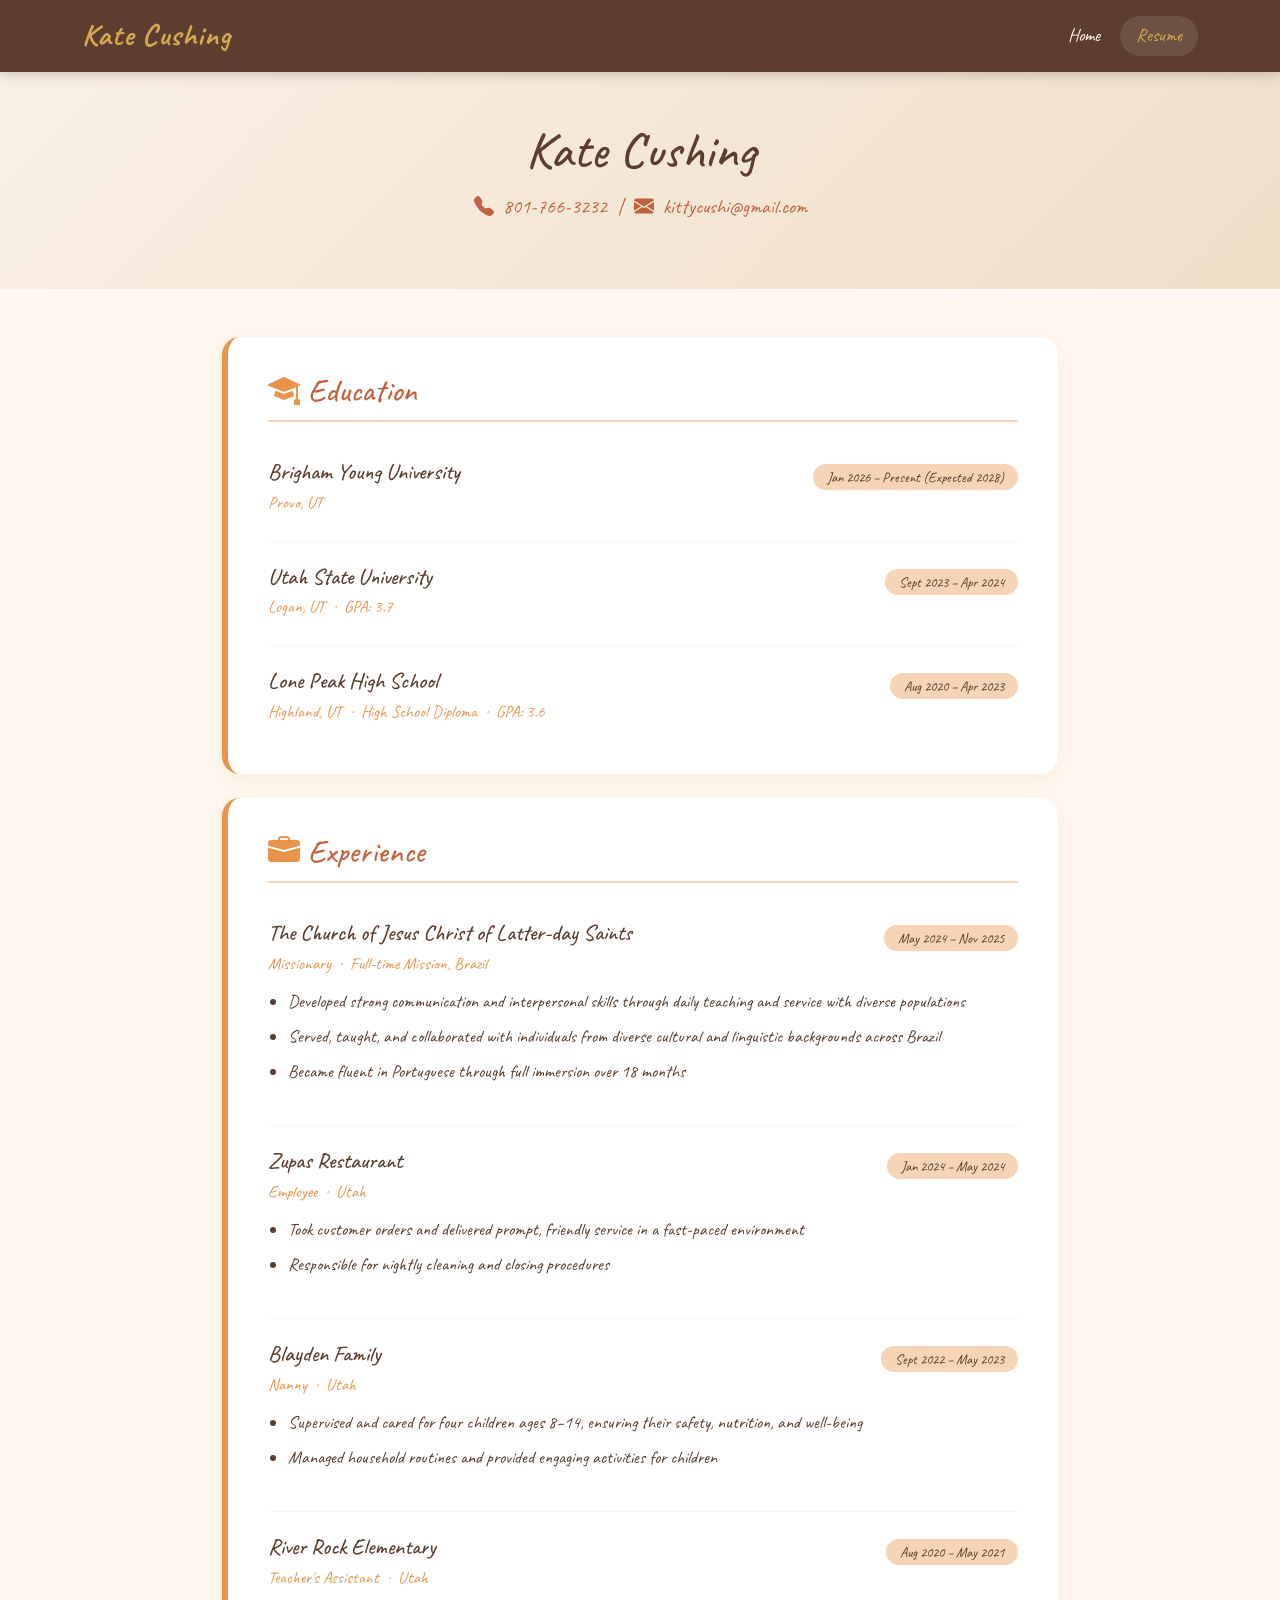
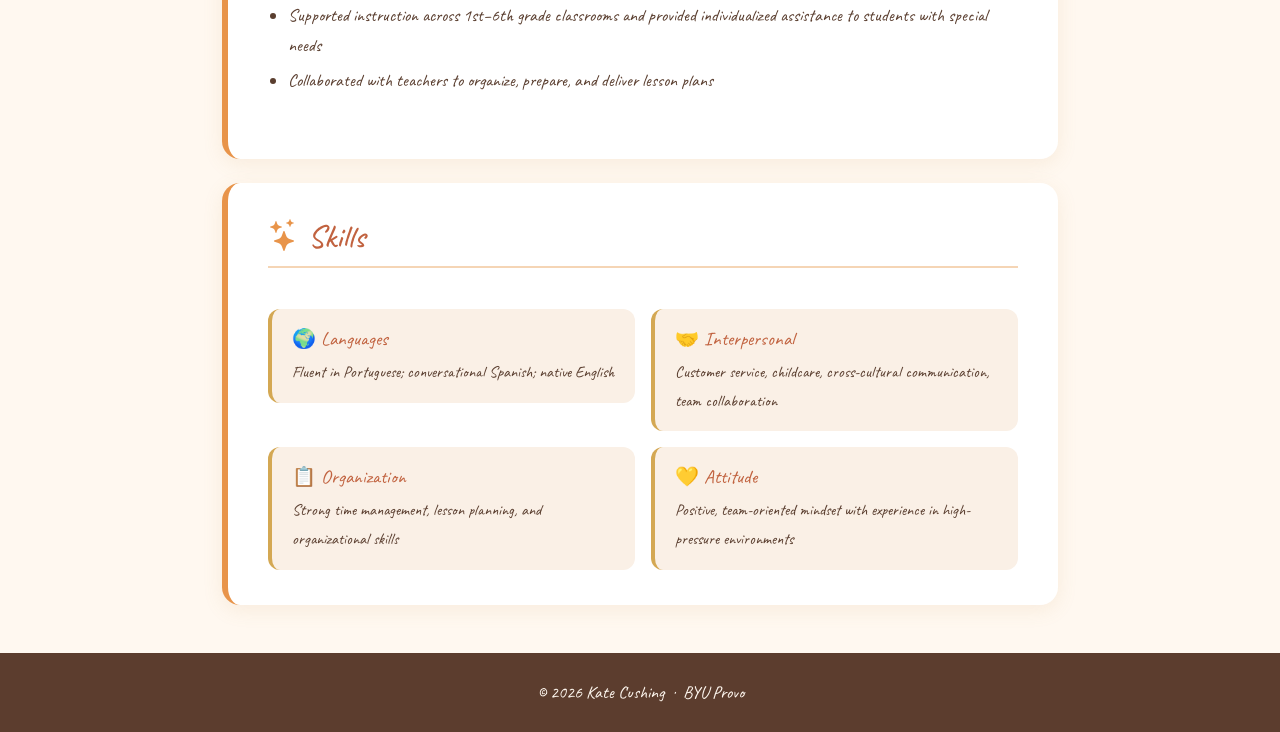
<file: resume.html>
<!DOCTYPE html>
<html lang="en">
<head>
  <meta charset="UTF-8">
  <meta name="viewport" content="width=device-width, initial-scale=1.0">
  <title>Resume – Kate Cushing</title>
  <link href="https://cdn.jsdelivr.net/npm/bootstrap@5.3.2/dist/css/bootstrap.min.css" rel="stylesheet">
  <link href="https://fonts.googleapis.com/css2?family=Caveat:wght@400;600;700&family=Patrick+Hand&display=swap" rel="stylesheet">
  <link rel="stylesheet" href="https://cdn.jsdelivr.net/npm/bootstrap-icons@1.11.3/font/bootstrap-icons.css">
  <link rel="stylesheet" href="css/custom1.css">
</head>
<body>

  <!-- ── Navbar ───────────────────────────────────────── -->
  <nav class="navbar navbar-expand-lg sticky-top" id="mainNav">
    <div class="container">
      <a class="navbar-brand" href="index.html">Kate Cushing</a>
      <button class="navbar-toggler" type="button"
              data-bs-toggle="collapse" data-bs-target="#navMenu"
              aria-controls="navMenu" aria-expanded="false" aria-label="Toggle navigation">
        <span class="navbar-toggler-icon"></span>
      </button>
      <div class="collapse navbar-collapse" id="navMenu">
        <ul class="navbar-nav ms-auto gap-1">
          <li class="nav-item"><a class="nav-link" href="index.html">Home</a></li>
          <li class="nav-item"><a class="nav-link active" href="resume.html">Resume</a></li>
        </ul>
      </div>
    </div>
  </nav>

  <!-- ── Resume Header ────────────────────────────────── -->
  <section class="resume-header py-5 text-center">
    <div class="container">
      <h1 class="fade-in">Kate Cushing</h1>
      <p class="lead fade-in-delay-1" style="color: var(--warm-terracotta);">
        <i class="bi bi-telephone-fill me-1"></i> 801-766-3232
        &nbsp;|&nbsp;
        <i class="bi bi-envelope-fill me-1"></i> kittycushi@gmail.com
      </p>
    </div>
  </section>

  <!-- ── Resume Body ──────────────────────────────────── -->
  <main class="resume-body py-5">
    <div class="container" style="max-width: 860px;">

      <!-- Education -->
      <div class="resume-card mb-4 fade-in">
        <h2 class="resume-section-title">
          <i class="bi bi-mortarboard-fill me-2" style="color: var(--warm-amber);"></i>Education
        </h2>

        <div class="resume-entry">
          <div class="row justify-content-between align-items-start flex-wrap">
            <div class="col">
              <h4>Brigham Young University</h4>
              <p class="resume-role mb-0">Provo, UT</p>
            </div>
            <div class="col-auto mt-1">
              <span class="date-badge">Jan 2026 – Present (Expected 2028)</span>
            </div>
          </div>
        </div>

        <hr class="resume-divider">

        <div class="resume-entry">
          <div class="row justify-content-between align-items-start flex-wrap">
            <div class="col">
              <h4>Utah State University</h4>
              <p class="resume-role mb-0">Logan, UT &nbsp;·&nbsp; GPA: 3.7</p>
            </div>
            <div class="col-auto mt-1">
              <span class="date-badge">Sept 2023 – Apr 2024</span>
            </div>
          </div>
        </div>

        <hr class="resume-divider">

        <div class="resume-entry">
          <div class="row justify-content-between align-items-start flex-wrap">
            <div class="col">
              <h4>Lone Peak High School</h4>
              <p class="resume-role mb-0">Highland, UT &nbsp;·&nbsp; High School Diploma &nbsp;·&nbsp; GPA: 3.6</p>
            </div>
            <div class="col-auto mt-1">
              <span class="date-badge">Aug 2020 – Apr 2023</span>
            </div>
          </div>
        </div>
      </div>

      <!-- Experience -->
      <div class="resume-card mb-4 fade-in">
        <h2 class="resume-section-title">
          <i class="bi bi-briefcase-fill me-2" style="color: var(--warm-amber);"></i>Experience
        </h2>

        <!-- Mission -->
        <div class="resume-entry">
          <div class="row justify-content-between align-items-start flex-wrap">
            <div class="col">
              <h4>The Church of Jesus Christ of Latter-day Saints</h4>
              <p class="resume-role mb-2">Missionary &nbsp;·&nbsp; Full-time Mission, Brazil</p>
            </div>
            <div class="col-auto mt-1">
              <span class="date-badge">May 2024 – Nov 2025</span>
            </div>
          </div>
          <ul class="resume-bullets">
            <li>Developed strong communication and interpersonal skills through daily teaching and service with diverse populations</li>
            <li>Served, taught, and collaborated with individuals from diverse cultural and linguistic backgrounds across Brazil</li>
            <li>Became fluent in Portuguese through full immersion over 18 months</li>
          </ul>
        </div>

        <hr class="resume-divider">

        <!-- Zupas -->
        <div class="resume-entry">
          <div class="row justify-content-between align-items-start flex-wrap">
            <div class="col">
              <h4>Zupas Restaurant</h4>
              <p class="resume-role mb-2">Employee &nbsp;·&nbsp; Utah</p>
            </div>
            <div class="col-auto mt-1">
              <span class="date-badge">Jan 2024 – May 2024</span>
            </div>
          </div>
          <ul class="resume-bullets">
            <li>Took customer orders and delivered prompt, friendly service in a fast-paced environment</li>
            <li>Responsible for nightly cleaning and closing procedures</li>
          </ul>
        </div>

        <hr class="resume-divider">

        <!-- Nanny -->
        <div class="resume-entry">
          <div class="row justify-content-between align-items-start flex-wrap">
            <div class="col">
              <h4>Blayden Family</h4>
              <p class="resume-role mb-2">Nanny &nbsp;·&nbsp; Utah</p>
            </div>
            <div class="col-auto mt-1">
              <span class="date-badge">Sept 2022 – May 2023</span>
            </div>
          </div>
          <ul class="resume-bullets">
            <li>Supervised and cared for four children ages 8–14, ensuring their safety, nutrition, and well-being</li>
            <li>Managed household routines and provided engaging activities for children</li>
          </ul>
        </div>

        <hr class="resume-divider">

        <!-- TA -->
        <div class="resume-entry">
          <div class="row justify-content-between align-items-start flex-wrap">
            <div class="col">
              <h4>River Rock Elementary</h4>
              <p class="resume-role mb-2">Teacher's Assistant &nbsp;·&nbsp; Utah</p>
            </div>
            <div class="col-auto mt-1">
              <span class="date-badge">Aug 2020 – May 2021</span>
            </div>
          </div>
          <ul class="resume-bullets">
            <li>Supported instruction across 1st–6th grade classrooms and provided individualized assistance to students with special needs</li>
            <li>Collaborated with teachers to organize, prepare, and deliver lesson plans</li>
          </ul>
        </div>
      </div>

      <!-- Skills -->
      <div class="resume-card fade-in">
        <h2 class="resume-section-title">
          <i class="bi bi-stars me-2" style="color: var(--warm-amber);"></i>Skills
        </h2>
        <div class="row g-3 mt-1">
          <div class="col-md-6">
            <div class="skill-item">
              <span class="skill-label">🌍 Languages</span>
              <p>Fluent in Portuguese; conversational Spanish; native English</p>
            </div>
          </div>
          <div class="col-md-6">
            <div class="skill-item">
              <span class="skill-label">🤝 Interpersonal</span>
              <p>Customer service, childcare, cross-cultural communication, team collaboration</p>
            </div>
          </div>
          <div class="col-md-6">
            <div class="skill-item">
              <span class="skill-label">📋 Organization</span>
              <p>Strong time management, lesson planning, and organizational skills</p>
            </div>
          </div>
          <div class="col-md-6">
            <div class="skill-item">
              <span class="skill-label">💛 Attitude</span>
              <p>Positive, team-oriented mindset with experience in high-pressure environments</p>
            </div>
          </div>
        </div>
      </div>

    </div>
  </main>

  <!-- ── Footer ─────────────────────────────────────────── -->
  <footer class="footer-section py-4">
    <div class="container text-center">
      <p>&copy; 2026 Kate Cushing &nbsp;·&nbsp; BYU Provo</p>
    </div>
  </footer>

  <script src="https://cdn.jsdelivr.net/npm/bootstrap@5.3.2/dist/js/bootstrap.bundle.min.js"></script>
</body>
</html>
</file>
<file: css/custom1.css>
/* custom1.css — Bootstrap overrides for Kate Cushing's professional site */
@import url('https://fonts.googleapis.com/css2?family=Caveat:wght@400;600;700&family=Patrick+Hand&display=swap');

:root {
  --warm-cream:      #FFF8F0;
  --warm-light:      #FAF0E6;
  --warm-peach:      #F5D5B5;
  --warm-amber:      #E8944A;
  --warm-terracotta: #C1623F;
  --warm-gold:       #D4A853;
  --warm-brown:      #5C3D2E;
  --warm-dark:       #3D2B1F;
}

/* ── Typography ─────────────────────────────────────── */
body {
  font-family: 'Caveat', 'Comic Sans MS', 'Comic Sans', cursive;
  background-color: var(--warm-cream);
  color: var(--warm-dark);
  font-size: 1.1rem;
}

h1, h2, h3, h4, h5 {
  font-family: 'Caveat', cursive;
  color: var(--warm-brown);
}

p {
  line-height: 1.8;
  color: #5a3e2f;
}

/* ── Navbar ──────────────────────────────────────────── */
#mainNav {
  background-color: var(--warm-brown);
  box-shadow: 0 2px 12px rgba(61, 43, 31, 0.25);
}

#mainNav .navbar-brand {
  font-family: 'Caveat', cursive;
  font-size: 1.9rem;
  font-weight: 700;
  color: var(--warm-gold) !important;
  letter-spacing: 1px;
}

#mainNav .navbar-toggler {
  border-color: var(--warm-gold);
}

#mainNav .navbar-toggler-icon {
  background-image: url("data:image/svg+xml,%3csvg xmlns='http://www.w3.org/2000/svg' viewBox='0 0 30 30'%3e%3cpath stroke='rgba(212,168,83,1)' stroke-linecap='round' stroke-miterlimit='10' stroke-width='2' d='M4 7h22M4 15h22M4 23h22'/%3e%3c/svg%3e");
}

#mainNav .nav-link {
  color: var(--warm-cream) !important;
  font-size: 1.15rem;
  padding: 0.4rem 1rem;
  border-radius: 20px;
  transition: color 0.25s, background-color 0.25s;
}

#mainNav .nav-link:hover,
#mainNav .nav-link.active {
  color: var(--warm-gold) !important;
  background-color: rgba(255, 255, 255, 0.1);
}

/* ── Hero Section ────────────────────────────────────── */
.hero-section {
  background: linear-gradient(135deg, var(--warm-light) 0%, #F0DEC8 100%);
  min-height: 88vh;
  display: flex;
  align-items: center;
}

.profile-img {
  width: 210px;
  height: 210px;
  object-fit: cover;
  border-radius: 50%;
  border: 5px solid var(--warm-amber);
  box-shadow: 0 10px 35px rgba(200, 100, 40, 0.35);
  animation: float 4s ease-in-out infinite;
}

@keyframes float {
  0%, 100% { transform: translateY(0px); }
  50%       { transform: translateY(-12px); }
}

.hero-section h1 {
  font-family: 'Caveat', cursive;
  font-size: 3.8rem;
  color: var(--warm-brown);
}

.hero-section .lead {
  color: var(--warm-terracotta);
  font-size: 1.25rem;
}

/* ── Pill Badges ─────────────────────────────────────── */
.hero-badges {
  display: flex;
  flex-wrap: wrap;
  justify-content: center;
  gap: 10px;
  margin-top: 18px;
}

.badge-pill {
  display: inline-block;
  background-color: var(--warm-amber);
  color: white;
  padding: 7px 20px;
  border-radius: 50px;
  font-size: 1rem;
  font-family: 'Caveat', cursive;
  transition: transform 0.2s, background-color 0.2s;
  cursor: default;
}

.badge-pill:hover {
  transform: scale(1.08);
  background-color: var(--warm-terracotta);
}

/* ── Buttons ─────────────────────────────────────────── */
.btn-warm {
  background-color: var(--warm-terracotta);
  color: white;
  border: none;
  padding: 13px 32px;
  border-radius: 50px;
  font-family: 'Caveat', cursive;
  font-size: 1.2rem;
  letter-spacing: 0.5px;
  transition: all 0.3s;
  text-decoration: none;
  display: inline-block;
}

.btn-warm:hover {
  background-color: var(--warm-brown);
  color: white;
  transform: translateY(-3px);
  box-shadow: 0 6px 18px rgba(92, 61, 46, 0.35);
}

/* ── Section Titles ──────────────────────────────────── */
.section-title {
  font-family: 'Caveat', cursive;
  font-size: 2.6rem;
  color: var(--warm-terracotta);
  position: relative;
  padding-bottom: 14px;
  margin-bottom: 28px;
}

.section-title::after {
  content: '';
  position: absolute;
  bottom: 0;
  left: 0;
  width: 65px;
  height: 4px;
  background: linear-gradient(to right, var(--warm-amber), var(--warm-gold));
  border-radius: 4px;
}

/* ── Info Cards ──────────────────────────────────────── */
.info-card {
  background: white;
  border-radius: 18px;
  padding: 22px 20px;
  text-align: center;
  box-shadow: 0 5px 18px rgba(200, 150, 80, 0.15);
  transition: transform 0.3s, box-shadow 0.3s;
  border-top: 4px solid var(--warm-amber);
  height: 100%;
}

.info-card:hover {
  transform: translateY(-6px);
  box-shadow: 0 10px 28px rgba(200, 150, 80, 0.28);
}

.info-card-icon {
  font-size: 2.2rem;
  margin-bottom: 10px;
}

.info-card h5 {
  color: var(--warm-terracotta);
  font-family: 'Caveat', cursive;
  font-size: 1.35rem;
  margin-bottom: 6px;
}

.info-card p {
  color: var(--warm-dark);
  font-size: 1rem;
  margin-bottom: 0;
}

/* ── About Section ───────────────────────────────────── */
.about-section {
  background-color: white;
}

/* ── Resume Styles ───────────────────────────────────── */
.resume-header {
  background: linear-gradient(135deg, var(--warm-light) 0%, #F0DEC8 100%);
}

.resume-header h1 {
  font-size: 3.2rem;
  color: var(--warm-brown);
}

.resume-body {
  background-color: var(--warm-cream);
}

.resume-card {
  background: white;
  border-radius: 18px;
  padding: 35px 40px;
  box-shadow: 0 5px 20px rgba(200, 150, 80, 0.12);
  border-left: 6px solid var(--warm-amber);
}

.resume-section-title {
  font-family: 'Caveat', cursive;
  font-size: 2rem;
  color: var(--warm-terracotta);
  border-bottom: 2px solid var(--warm-peach);
  padding-bottom: 10px;
  margin-bottom: 25px;
}

.resume-entry {
  padding: 12px 0;
}

.resume-entry h4 {
  font-family: 'Caveat', cursive;
  font-size: 1.4rem;
  color: var(--warm-brown);
  margin-bottom: 2px;
}

.resume-role {
  color: var(--warm-amber);
  font-size: 1.05rem;
  margin-bottom: 8px;
}

.date-badge {
  background-color: var(--warm-peach);
  color: var(--warm-brown);
  padding: 4px 14px;
  border-radius: 20px;
  font-size: 0.9rem;
  white-space: nowrap;
}

.resume-divider {
  border-color: var(--warm-peach);
  margin: 10px 0;
}

.resume-bullets {
  padding-left: 20px;
  color: #5a3e2f;
}

.resume-bullets li {
  margin-bottom: 5px;
  line-height: 1.7;
}

.skill-item {
  background-color: var(--warm-light);
  border-radius: 12px;
  padding: 16px 20px;
  border-left: 4px solid var(--warm-gold);
}

.skill-label {
  font-family: 'Caveat', cursive;
  font-size: 1.2rem;
  color: var(--warm-terracotta);
  display: block;
  margin-bottom: 4px;
}

.skill-item p {
  margin-bottom: 0;
  font-size: 1rem;
}

/* ── Footer ──────────────────────────────────────────── */
.footer-section {
  background-color: var(--warm-brown);
}

.footer-section p {
  color: var(--warm-cream);
  font-family: 'Caveat', cursive;
  font-size: 1.1rem;
  margin-bottom: 0;
}

/* ── Animations ──────────────────────────────────────── */
.fade-in          { animation: fadeUp 0.8s ease-out both; }
.fade-in-delay-1  { animation: fadeUp 0.8s ease-out 0.2s both; }
.fade-in-delay-2  { animation: fadeUp 0.8s ease-out 0.4s both; }
.fade-in-delay-3  { animation: fadeUp 0.8s ease-out 0.6s both; }

@keyframes fadeUp {
  from { opacity: 0; transform: translateY(22px); }
  to   { opacity: 1; transform: translateY(0); }
}
</file>
<file: scratch/style.css>
/* style.css — from-scratch stylesheet for Kate's personal page */
/* No Bootstrap. Written entirely from scratch. */

@import url('https://fonts.googleapis.com/css2?family=Caveat:wght@400;700&display=swap');

/* ────────────────────────────────────────────────────────
   1. GLOBAL — font family + font color + base reset
───────────────────────────────────────────────────────── */
* {
  box-sizing: border-box;
  margin: 0;
  padding: 0;
}

body {
  font-family: 'Comic Sans MS', 'Comic Sans', 'Caveat', cursive;
  background-color: #FDF2E3;       /* warm cream background */
  color: #3D2B1F;                  /* dark warm-brown font color */
  font-size: 1.05rem;
  line-height: 1.75;
}

/* ────────────────────────────────────────────────────────
   2. HEADINGS — font family + font color
───────────────────────────────────────────────────────── */
h1, h2, h3 {
  font-family: 'Caveat', 'Comic Sans MS', cursive;
  color: #C1623F;                  /* terracotta font color */
  line-height: 1.2;
}

h1 { font-size: 3.5rem; }
h2 { font-size: 2.4rem; }
h3 { font-size: 1.6rem; color: #5C3D2E; }

/* ────────────────────────────────────────────────────────
   3. NAVIGATION BAR — positioning div #1
───────────────────────────────────────────────────────── */
.page-nav {
  background-color: #5C3D2E;
  padding: 14px 30px;
  position: sticky;
  top: 0;
  z-index: 999;
  display: flex;
  justify-content: space-between;
  align-items: center;
  flex-wrap: wrap;
  gap: 10px;
  box-shadow: 0 3px 12px rgba(61, 43, 31, 0.35);
}

.page-nav a {
  font-family: 'Comic Sans MS', 'Caveat', cursive;
  font-size: 0.95rem;
  color: #FFF8F0;                  /* cream font color */
  text-decoration: none;
  padding: 5px 14px;
  border-radius: 20px;
  transition: background-color 0.25s, color 0.25s;
}

.page-nav a:hover {
  background-color: #E8944A;
  color: #ffffff;
}

.page-nav .back-link {
  font-size: 1rem;
  font-weight: bold;
  color: #D4A853;                  /* gold font color */
}

.page-nav .back-link:hover {
  background-color: #D4A853;
  color: #3D2B1F;
}

.nav-links {
  display: flex;
  flex-wrap: wrap;
  gap: 4px;
}

/* ────────────────────────────────────────────────────────
   4. HERO DIV — positioning div #2 (centered, layered bg)
───────────────────────────────────────────────────────── */
.hero-div {
  position: relative;
  text-align: center;
  padding: 70px 20px 60px;
  background: linear-gradient(135deg, #FAE8D3 0%, #F5D5B5 60%, #EEC89A 100%);
  overflow: hidden;
}

.hero-div::before {
  content: '';
  position: absolute;
  top: -60px;
  right: -60px;
  width: 320px;
  height: 320px;
  background: rgba(232, 148, 74, 0.12);
  border-radius: 50%;
}

.hero-div::after {
  content: '';
  position: absolute;
  bottom: -40px;
  left: -40px;
  width: 250px;
  height: 250px;
  background: rgba(193, 98, 63, 0.08);
  border-radius: 50%;
}

.hero-profile-img {
  width: 160px;
  height: 160px;
  border-radius: 50%;
  object-fit: cover;
  border: 5px solid #E8944A;
  box-shadow: 0 8px 28px rgba(200, 100, 40, 0.35);
  margin-bottom: 20px;
  animation: float 3.5s ease-in-out infinite;
  position: relative;
  z-index: 1;
}

.hero-title {
  font-family: 'Caveat', cursive;
  font-size: 4rem;
  color: #C1623F;
  position: relative;
  z-index: 1;
  animation: slideDown 0.8s ease-out both;
}

.hero-subtitle {
  font-family: 'Comic Sans MS', cursive;
  font-size: 1.15rem;
  color: #5C3D2E;
  position: relative;
  z-index: 1;
  animation: slideDown 0.8s ease-out 0.2s both;
}

/* ────────────────────────────────────────────────────────
   5. MAIN CONTENT WRAPPER — positioning div #3 (centered)
───────────────────────────────────────────────────────── */
.content-wrapper {
  max-width: 920px;
  margin: 0 auto;
  padding: 0 20px;
}

/* ────────────────────────────────────────────────────────
   6. TWO-COLUMN LAYOUT DIV — positioning div #4 (grid)
───────────────────────────────────────────────────────── */
.two-col-div {
  display: grid;
  grid-template-columns: 1fr 1fr;
  gap: 28px;
  margin: 24px 0;
}

@media (max-width: 640px) {
  .two-col-div { grid-template-columns: 1fr; }
  h1 { font-size: 2.6rem; }
  .hero-title { font-size: 2.8rem; }
  .page-nav { flex-direction: column; align-items: flex-start; }
}

/* ────────────────────────────────────────────────────────
   7. SECTION STYLES
───────────────────────────────────────────────────────── */
.page-section {
  padding: 50px 0;
}

.page-section:nth-child(even) {
  background-color: #FFF8F0;
}

.section-heading {
  font-family: 'Caveat', cursive;
  font-size: 2.4rem;
  color: #C1623F;
  border-bottom: 3px solid #E8944A;
  padding-bottom: 10px;
  margin-bottom: 28px;
}

/* ────────────────────────────────────────────────────────
   8. CARDS
───────────────────────────────────────────────────────── */
.warm-card {
  background: #ffffff;
  border-radius: 16px;
  padding: 26px 28px;
  box-shadow: 0 5px 18px rgba(200, 150, 80, 0.15);
  border-left: 5px solid #E8944A;
  margin-bottom: 20px;
  transition: transform 0.28s ease, box-shadow 0.28s ease;
}

.warm-card:hover {
  transform: translateY(-4px);
  box-shadow: 0 10px 28px rgba(200, 150, 80, 0.25);
}

/* ────────────────────────────────────────────────────────
   9. NESTED LISTS
───────────────────────────────────────────────────────── */
.my-ordered-list {
  font-family: 'Comic Sans MS', cursive;
  color: #3D2B1F;
  padding-left: 22px;
  line-height: 2;
}

.my-ordered-list > li {
  margin-bottom: 10px;
  font-size: 1.1rem;
}

.my-ordered-list > li > strong {
  color: #C1623F;
}

.my-unordered-list {
  font-family: 'Comic Sans MS', cursive;
  color: #5C3D2E;
  padding-left: 20px;
  margin-top: 6px;
  line-height: 1.9;
  list-style-type: disc;
}

.my-unordered-list li::marker {
  color: #E8944A;
}

/* ────────────────────────────────────────────────────────
  10. IMAGES
───────────────────────────────────────────────────────── */
.flag-img {
  width: 100%;
  max-width: 340px;
  border-radius: 12px;
  box-shadow: 0 6px 20px rgba(0, 0, 0, 0.12);
  display: block;
  margin: 0 auto;
}

.img-caption {
  text-align: center;
  font-size: 0.85rem;
  color: #9c7a5c;
  margin-top: 8px;
}

/* ────────────────────────────────────────────────────────
  11. HP COLLAGE GRID
───────────────────────────────────────────────────────── */
.hp-collage {
  display: grid;
  grid-template-columns: repeat(3, 1fr);
  gap: 12px;
  margin: 24px 0;
}

.hp-tile {
  background: linear-gradient(135deg, #2C1654, #4B2080);
  border-radius: 14px;
  aspect-ratio: 1;
  display: flex;
  flex-direction: column;
  align-items: center;
  justify-content: center;
  font-size: 2.4rem;
  color: #F5C542;
  font-family: 'Caveat', cursive;
  transition: transform 0.25s;
  cursor: default;
  box-shadow: 0 4px 12px rgba(44, 22, 84, 0.3);
}

.hp-tile:hover {
  transform: scale(1.06) rotate(-1deg);
}

.hp-tile span {
  font-size: 0.85rem;
  margin-top: 6px;
  color: #E8C96A;
}

/* ────────────────────────────────────────────────────────
  12. HP LINKS
───────────────────────────────────────────────────────── */
.hp-links {
  display: flex;
  flex-wrap: wrap;
  gap: 10px;
  margin-top: 16px;
}

.hp-link-btn {
  background-color: #FAE8D3;
  color: #C1623F;
  font-family: 'Comic Sans MS', cursive;
  font-size: 0.9rem;
  padding: 7px 16px;
  border-radius: 20px;
  text-decoration: none;
  border: 2px solid #E8944A;
  transition: background-color 0.2s, color 0.2s;
}

.hp-link-btn:hover {
  background-color: #C1623F;
  color: white;
}

/* ────────────────────────────────────────────────────────
  13. VIDEO WRAPPER (responsive 16:9)
───────────────────────────────────────────────────────── */
.video-wrapper {
  position: relative;
  padding-bottom: 56.25%;
  height: 0;
  overflow: hidden;
  border-radius: 14px;
  box-shadow: 0 8px 24px rgba(0, 0, 0, 0.18);
  margin: 16px 0;
}

.video-wrapper iframe {
  position: absolute;
  top: 0;
  left: 0;
  width: 100%;
  height: 100%;
  border: none;
}

/* ────────────────────────────────────────────────────────
  14. TABLEAU WRAPPER
───────────────────────────────────────────────────────── */
.tableau-wrapper {
  overflow-x: auto;
  border: 3px solid #E8944A;
  border-radius: 14px;
  padding: 14px;
  background: white;
  margin: 16px 0;
  box-shadow: 0 5px 18px rgba(200, 150, 80, 0.15);
}

/* ────────────────────────────────────────────────────────
  15. ANCHOR LINK
───────────────────────────────────────────────────────── */
.back-to-top {
  display: inline-block;
  margin: 10px auto;
  padding: 10px 28px;
  background-color: #E8944A;
  color: white;
  font-family: 'Comic Sans MS', cursive;
  font-size: 1rem;
  border-radius: 50px;
  text-decoration: none;
  transition: background-color 0.25s, transform 0.25s;
}

.back-to-top:hover {
  background-color: #C1623F;
  transform: translateY(-2px);
}

/* ────────────────────────────────────────────────────────
  16. FOOTER
───────────────────────────────────────────────────────── */
.page-footer {
  background-color: #5C3D2E;
  color: #FFF8F0;
  font-family: 'Comic Sans MS', cursive;
  font-size: 1rem;
  text-align: center;
  padding: 28px 20px;
}

.page-footer a {
  color: #D4A853;
  text-decoration: none;
}

.page-footer a:hover {
  text-decoration: underline;
}

/* ────────────────────────────────────────────────────────
  17. ANIMATIONS
───────────────────────────────────────────────────────── */
@keyframes float {
  0%, 100% { transform: translateY(0); }
  50%       { transform: translateY(-10px); }
}

@keyframes slideDown {
  from { opacity: 0; transform: translateY(-18px); }
  to   { opacity: 1; transform: translateY(0); }
}

@keyframes fadeIn {
  from { opacity: 0; transform: translateY(16px); }
  to   { opacity: 1; transform: translateY(0); }
}

.fade-in-section {
  animation: fadeIn 0.7s ease-out both;
}

/* ────────────────────────────────────────────────────────
  18. COLLAGE / LIFE MAGAZINE GRID
───────────────────────────────────────────────────────── */
.life-collage {
  display: grid;
  grid-template-columns: repeat(4, 1fr);
  grid-template-rows: auto auto;
  gap: 8px;
  margin: 20px 0;
}

.life-tile {
  background-color: #F5D5B5;
  border-radius: 8px;
  aspect-ratio: 1;
  display: flex;
  align-items: center;
  justify-content: center;
  font-size: 2rem;
  transition: transform 0.2s;
  box-shadow: 0 3px 8px rgba(0,0,0,0.08);
}

.life-tile:nth-child(3n+1) { background-color: #F5D5B5; }
.life-tile:nth-child(3n+2) { background-color: #FAE8D3; }
.life-tile:nth-child(3n+3) { background-color: #EEC89A; }

.life-tile:hover { transform: rotate(2deg) scale(1.05); }

/* internal link style */
a.anchor-link {
  color: #C1623F;
  font-family: 'Comic Sans MS', cursive;
  text-decoration: none;
}
a.anchor-link:hover { text-decoration: underline; }
</file>
